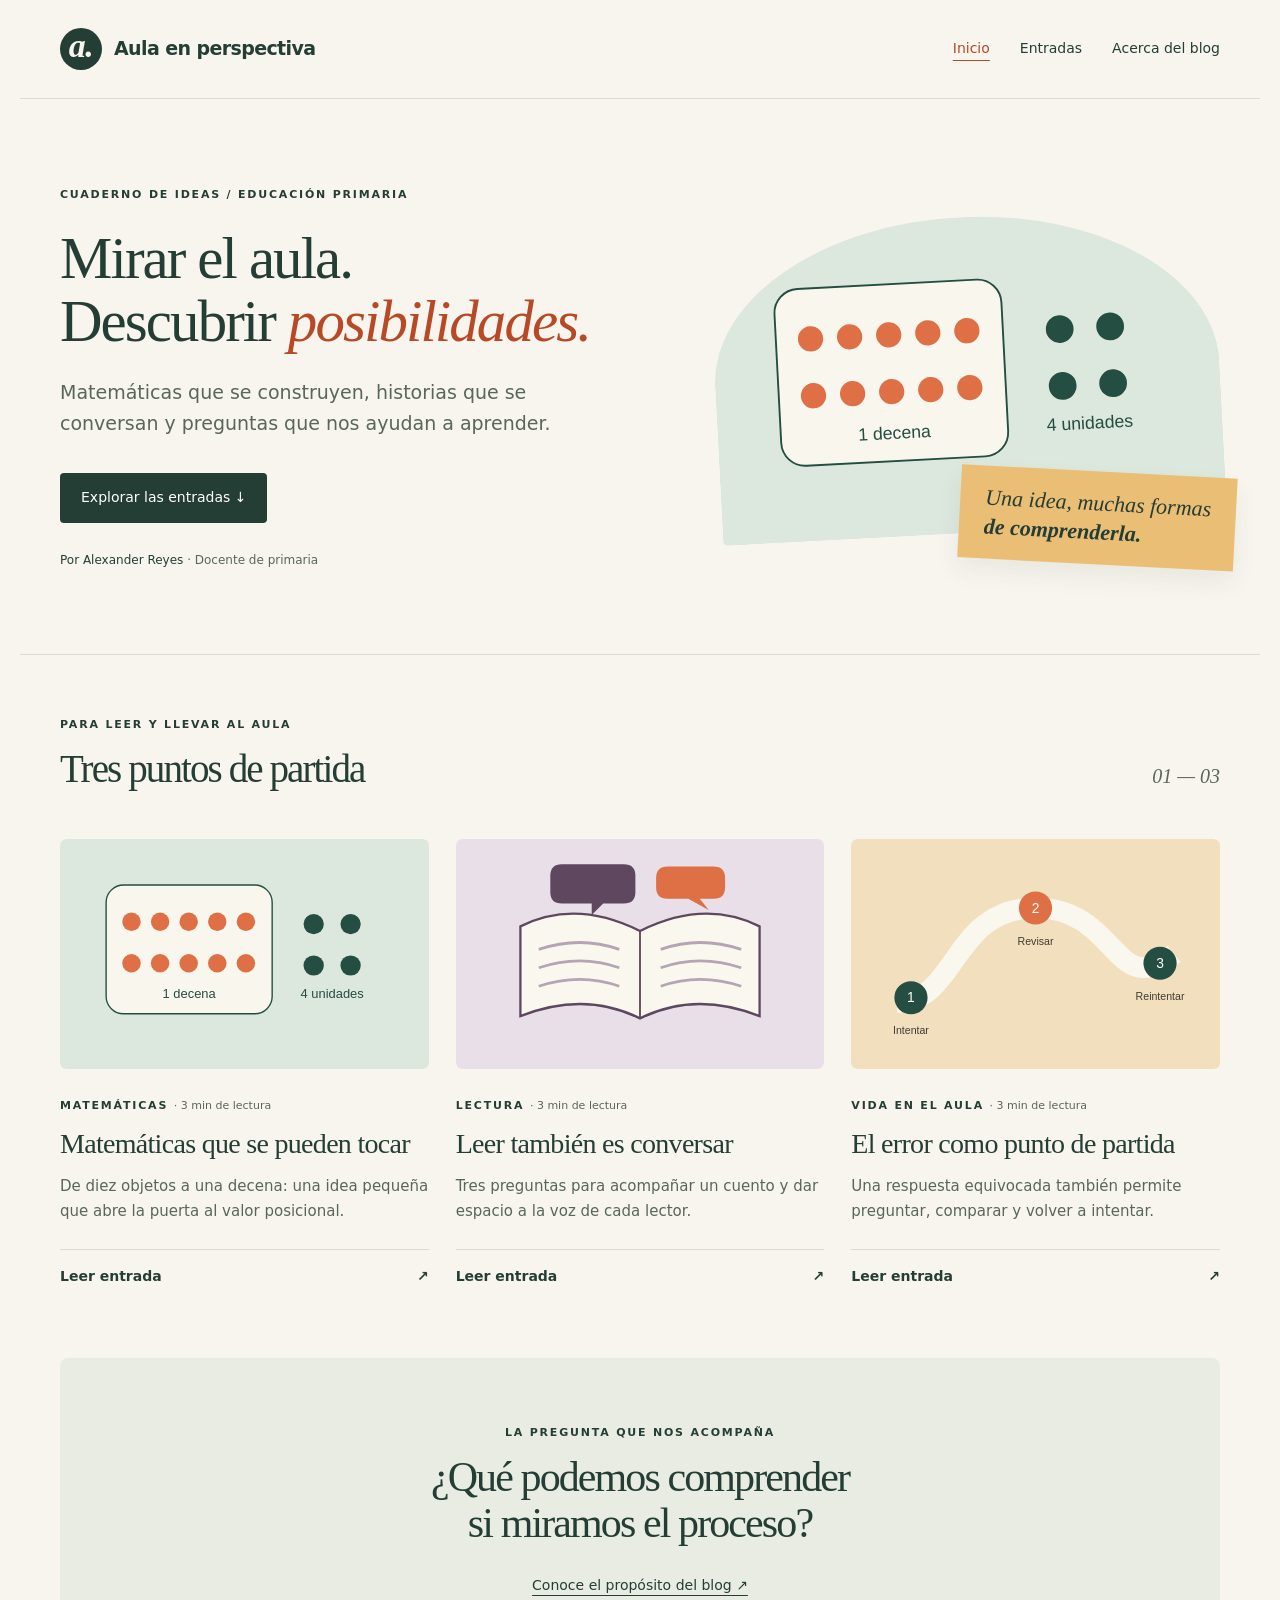
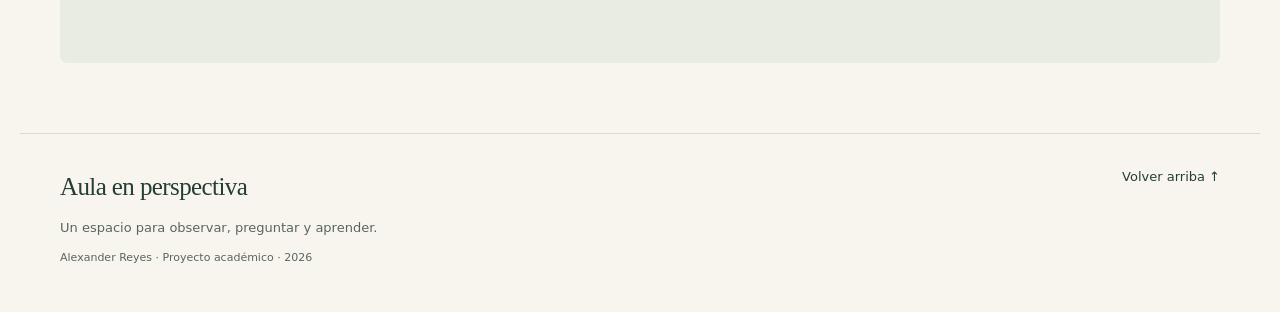
<file: index.html>
<!DOCTYPE html><html lang="es"><head><meta charset="utf-8"><meta name="viewport" content="width=device-width,initial-scale=1"><meta name="description" content="Ideas y actividades para explorar las matemáticas, la lectura y el aprendizaje en primaria."><title>Inicio | Aula en perspectiva</title><link rel="stylesheet" href="assets/estilos.css"></head><body><a class="skip" href="#contenido">Saltar al contenido</a><header><a class="brand" href="index.html"><span class="mark">a.</span>Aula en perspectiva</a><nav aria-label="Principal"><a aria-current="page" href="index.html">Inicio</a><a href="index.html#entradas">Entradas</a><a  href="acerca.html">Acerca del blog</a></nav></header><main id="contenido"><section class="hero"><div><p class="eyebrow">CUADERNO DE IDEAS / EDUCACIÓN PRIMARIA</p><h1>Mirar el aula.<br>Descubrir <em>posibilidades.</em></h1><p class="lead">Matemáticas que se construyen, historias que se conversan y preguntas que nos ayudan a aprender.</p><a class="button" href="#entradas">Explorar las entradas ↓</a><p class="signature">Por Alexander Reyes <span>· Docente de primaria</span></p></div><div class="hero-art"><img src="assets/decenas.svg" alt="Una decena y cuatro unidades representadas con círculos" width="800" height="500"><div class="note">Una idea, muchas formas<br><strong>de comprenderla.</strong></div></div></section><section id="entradas" class="entries"><div class="section-title"><div><p class="eyebrow">PARA LEER Y LLEVAR AL AULA</p><h2>Tres puntos de partida</h2></div><span>01 — 03</span></div><div class="grid"><article class="card"><a class="image-link" href="matematicas-que-se-pueden-tocar.html"><img src="assets/decenas.svg" alt="Diez círculos agrupados en una decena y cuatro unidades sueltas" width="800" height="500"></a><div class="card-copy"><p class="eyebrow">MATEMÁTICAS <span>· 3 min de lectura</span></p><h3><a href="matematicas-que-se-pueden-tocar.html">Matemáticas que se pueden tocar</a></h3><p>De diez objetos a una decena: una idea pequeña que abre la puerta al valor posicional.</p><a class="read" href="matematicas-que-se-pueden-tocar.html">Leer entrada <span aria-hidden="true">↗</span></a></div></article><article class="card"><a class="image-link" href="leer-es-conversar.html"><img src="assets/lectura.svg" alt="Ilustración de un libro abierto acompañado por dos bocadillos de conversación" width="800" height="500"></a><div class="card-copy"><p class="eyebrow">LECTURA <span>· 3 min de lectura</span></p><h3><a href="leer-es-conversar.html">Leer también es conversar</a></h3><p>Tres preguntas para acompañar un cuento y dar espacio a la voz de cada lector.</p><a class="read" href="leer-es-conversar.html">Leer entrada <span aria-hidden="true">↗</span></a></div></article><article class="card"><a class="image-link" href="aprender-del-error.html"><img src="assets/camino.svg" alt="Camino ilustrado con tres etapas: intentar, revisar y volver a intentar" width="800" height="500"></a><div class="card-copy"><p class="eyebrow">VIDA EN EL AULA <span>· 3 min de lectura</span></p><h3><a href="aprender-del-error.html">El error como punto de partida</a></h3><p>Una respuesta equivocada también permite preguntar, comparar y volver a intentar.</p><a class="read" href="aprender-del-error.html">Leer entrada <span aria-hidden="true">↗</span></a></div></article></div></section><section class="closing"><p class="eyebrow">LA PREGUNTA QUE NOS ACOMPAÑA</p><h2>¿Qué podemos comprender<br>si miramos el proceso?</h2><a href="acerca.html">Conoce el propósito del blog ↗</a></section></main><footer><a class="brand" href="index.html">Aula en perspectiva</a><p>Un espacio para observar, preguntar y aprender.</p><small>Alexander Reyes · Proyecto académico · 2026</small><a href="#contenido">Volver arriba ↑</a></footer></body></html>
</file>
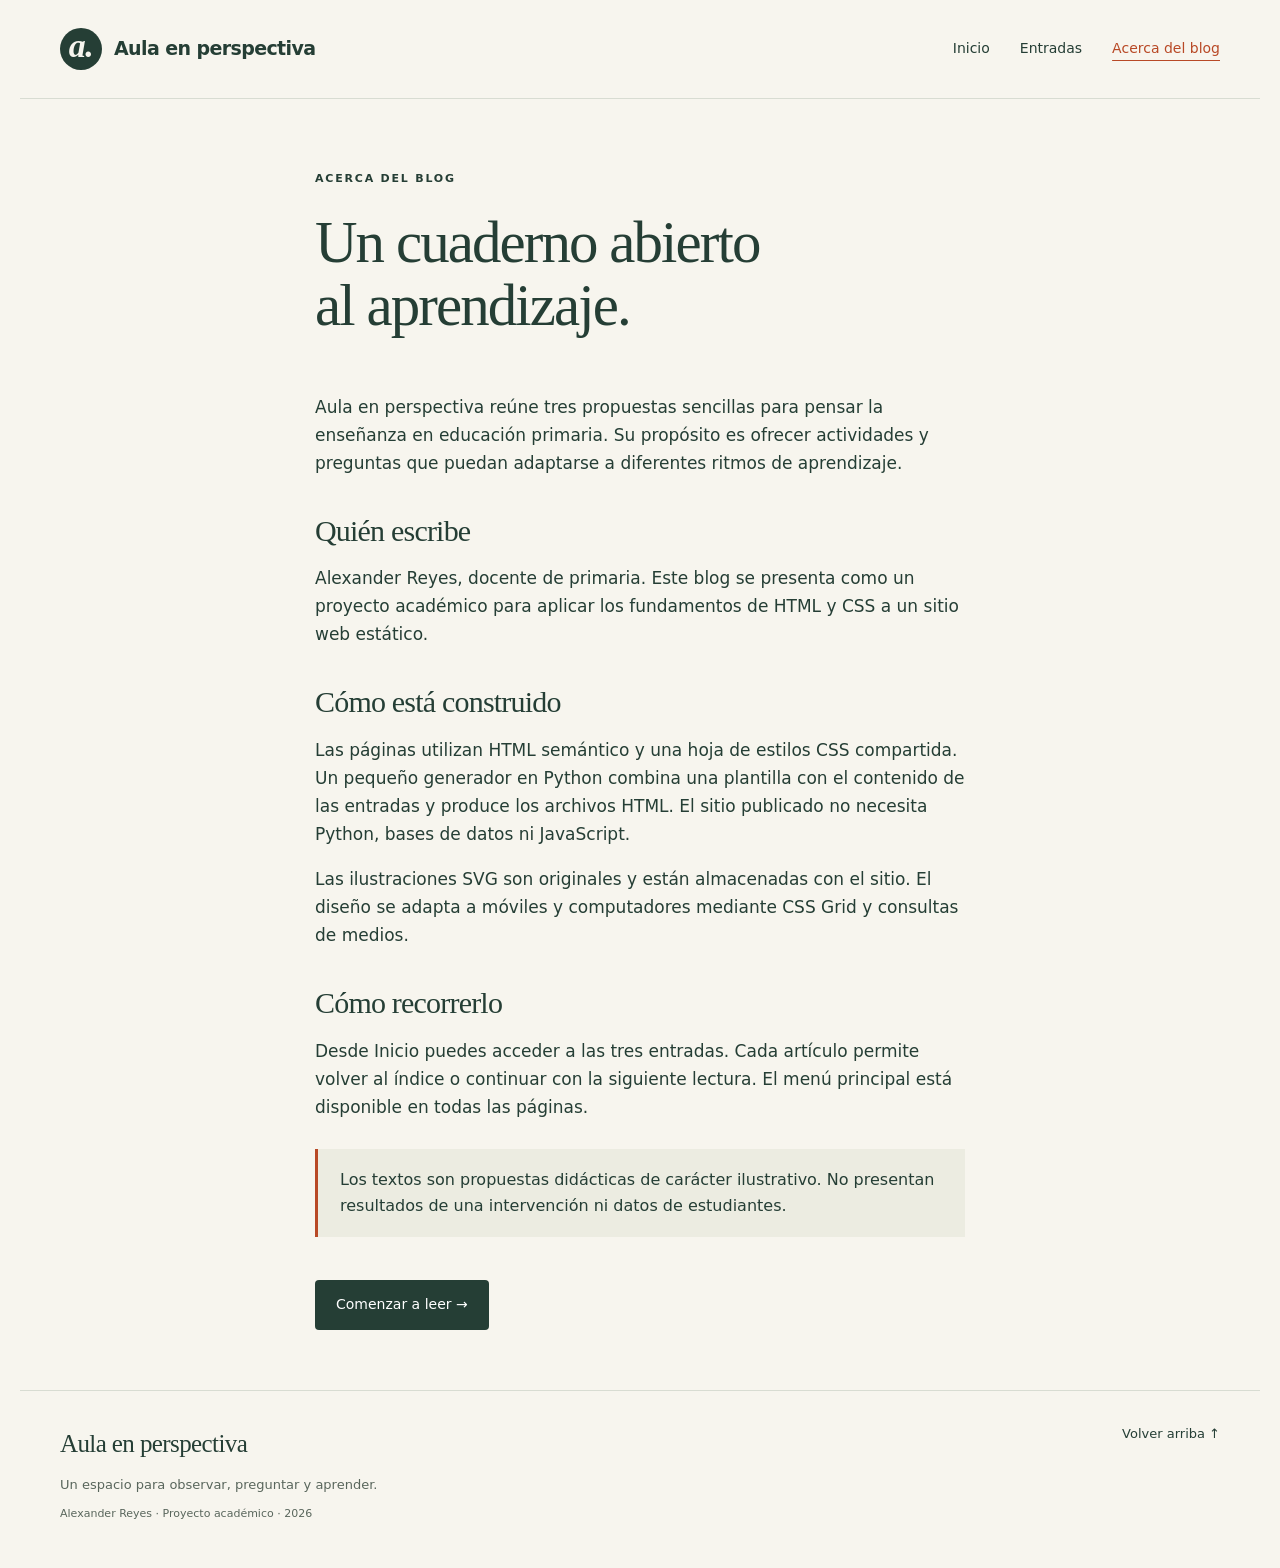
<file: acerca.html>
<!DOCTYPE html><html lang="es"><head><meta charset="utf-8"><meta name="viewport" content="width=device-width,initial-scale=1"><meta name="description" content="Ideas y actividades para explorar las matemáticas, la lectura y el aprendizaje en primaria."><title>Acerca del blog | Aula en perspectiva</title><link rel="stylesheet" href="assets/estilos.css"></head><body><a class="skip" href="#contenido">Saltar al contenido</a><header><a class="brand" href="index.html"><span class="mark">a.</span>Aula en perspectiva</a><nav aria-label="Principal"><a  href="index.html">Inicio</a><a href="index.html#entradas">Entradas</a><a aria-current="page" href="acerca.html">Acerca del blog</a></nav></header><main id="contenido"><section class="about"><p class="eyebrow">ACERCA DEL BLOG</p><h1>Un cuaderno abierto<br>al aprendizaje.</h1><div class="prose"><p>Aula en perspectiva reúne tres propuestas sencillas para pensar la enseñanza en educación primaria. Su propósito es ofrecer actividades y preguntas que puedan adaptarse a diferentes ritmos de aprendizaje.</p><h2>Quién escribe</h2><p>Alexander Reyes, docente de primaria. Este blog se presenta como un proyecto académico para aplicar los fundamentos de HTML y CSS a un sitio web estático.</p><h2>Cómo está construido</h2><p>Las páginas utilizan HTML semántico y una hoja de estilos CSS compartida. Un pequeño generador en Python combina una plantilla con el contenido de las entradas y produce los archivos HTML. El sitio publicado no necesita Python, bases de datos ni JavaScript.</p><p>Las ilustraciones SVG son originales y están almacenadas con el sitio. El diseño se adapta a móviles y computadores mediante CSS Grid y consultas de medios.</p><h2>Cómo recorrerlo</h2><p>Desde Inicio puedes acceder a las tres entradas. Cada artículo permite volver al índice o continuar con la siguiente lectura. El menú principal está disponible en todas las páginas.</p><aside>Los textos son propuestas didácticas de carácter ilustrativo. No presentan resultados de una intervención ni datos de estudiantes.</aside><a class="button" href="index.html#entradas">Comenzar a leer →</a></div></section></main><footer><a class="brand" href="index.html">Aula en perspectiva</a><p>Un espacio para observar, preguntar y aprender.</p><small>Alexander Reyes · Proyecto académico · 2026</small><a href="#contenido">Volver arriba ↑</a></footer></body></html>
</file>
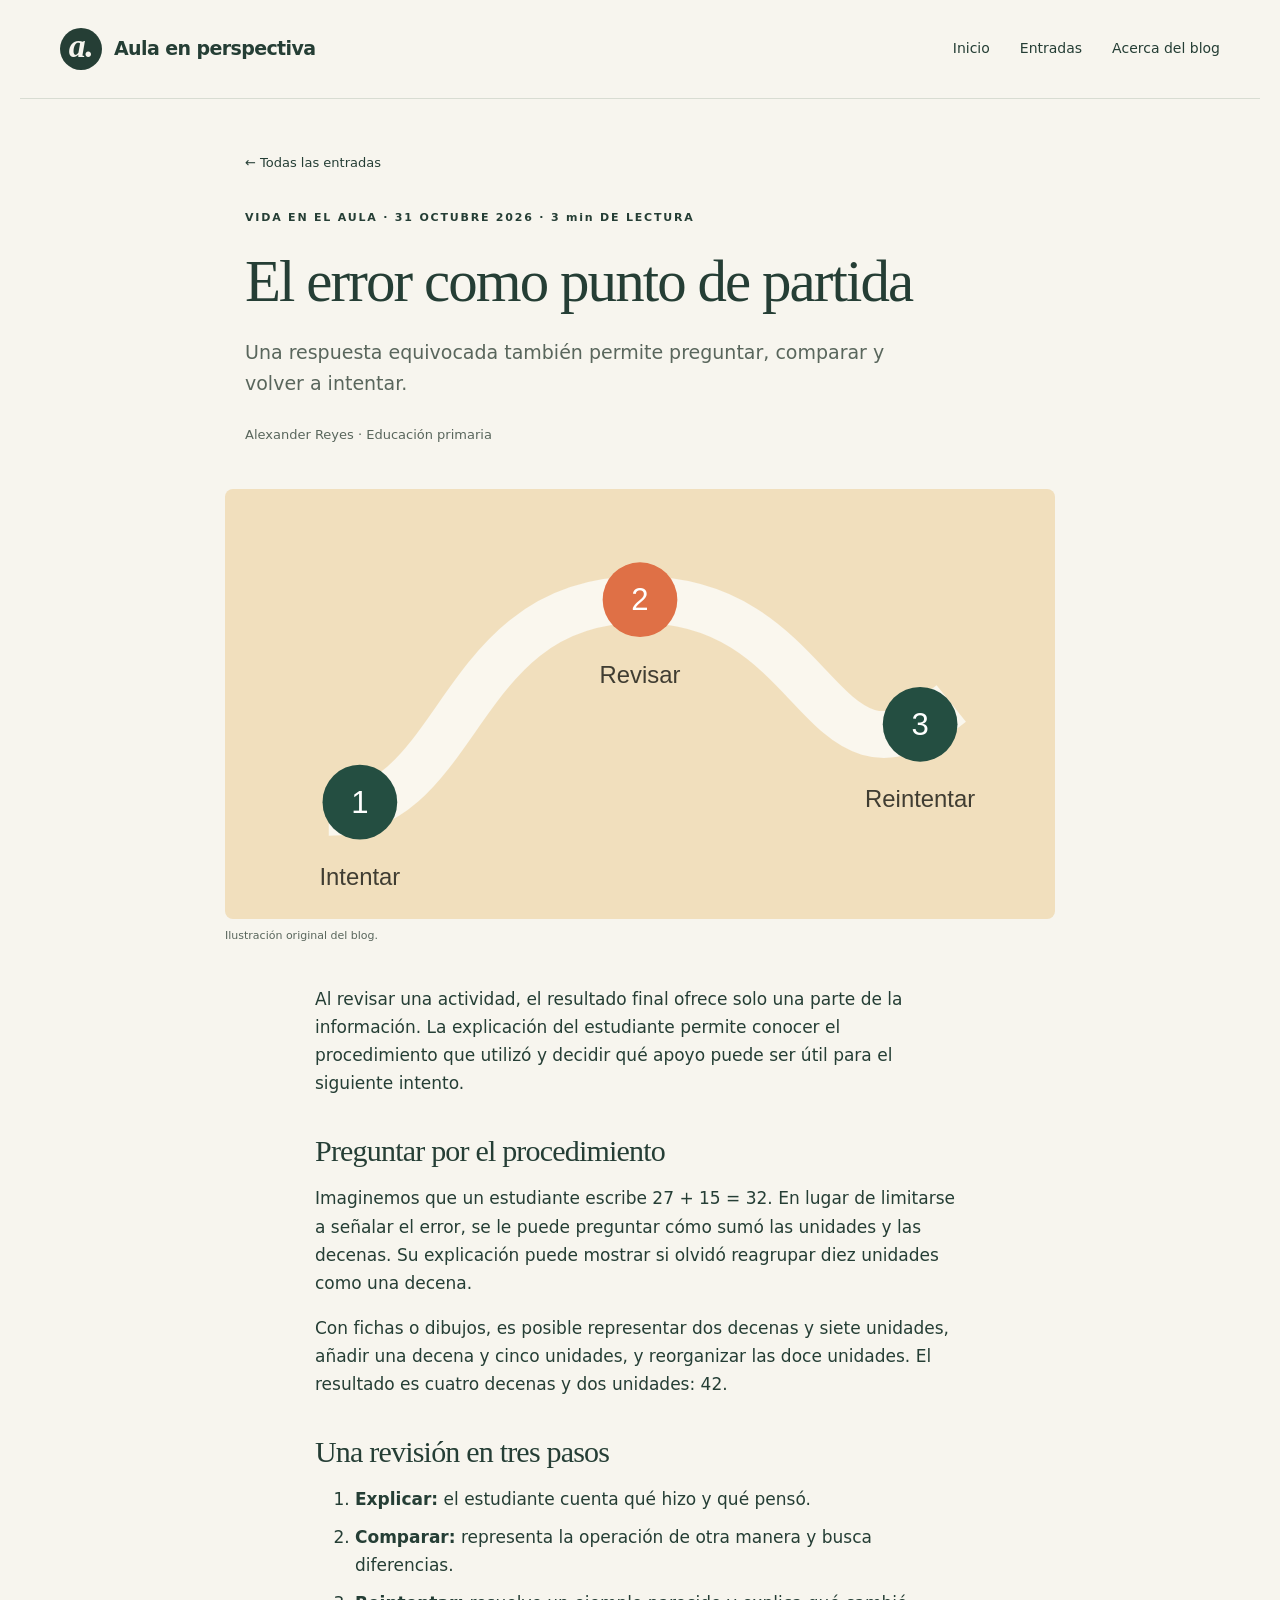
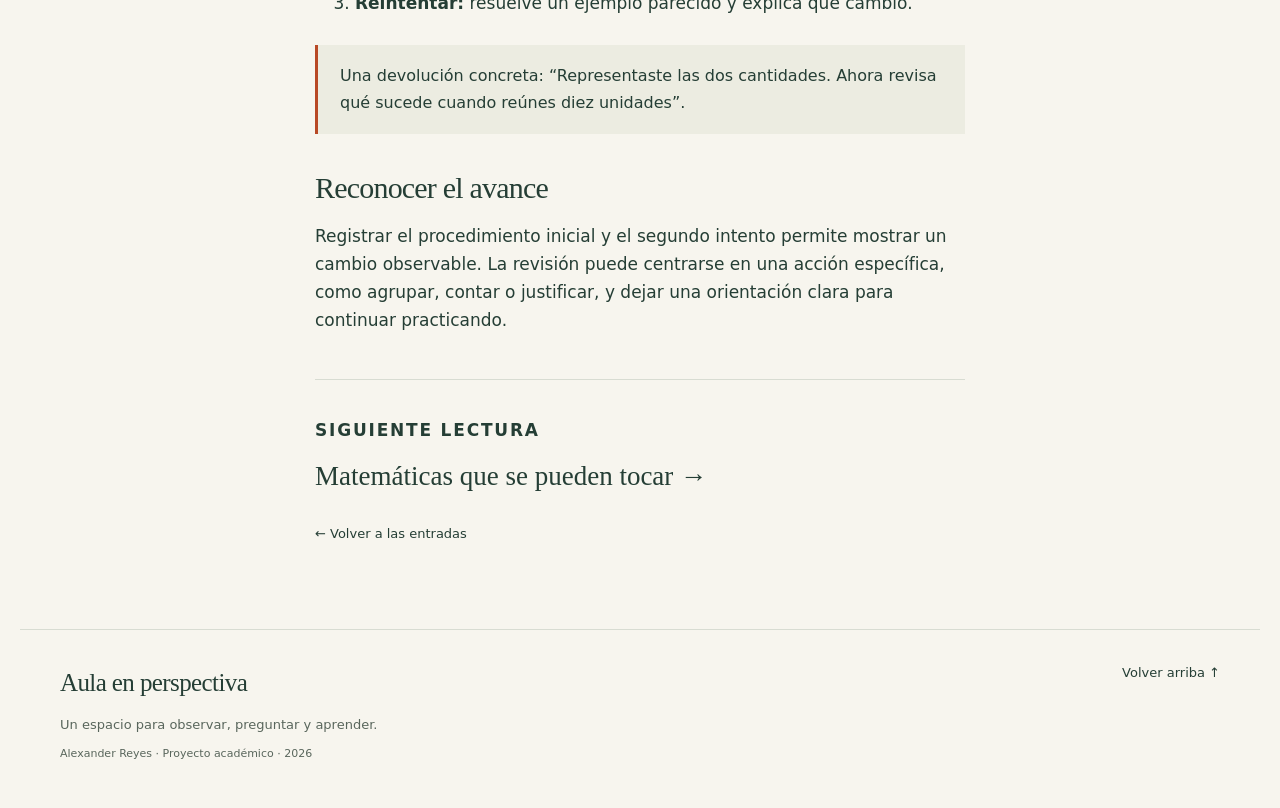
<file: aprender-del-error.html>
<!DOCTYPE html><html lang="es"><head><meta charset="utf-8"><meta name="viewport" content="width=device-width,initial-scale=1"><meta name="description" content="Ideas y actividades para explorar las matemáticas, la lectura y el aprendizaje en primaria."><title>El error como punto de partida | Aula en perspectiva</title><link rel="stylesheet" href="assets/estilos.css"></head><body><a class="skip" href="#contenido">Saltar al contenido</a><header><a class="brand" href="index.html"><span class="mark">a.</span>Aula en perspectiva</a><nav aria-label="Principal"><a  href="index.html">Inicio</a><a href="index.html#entradas">Entradas</a><a  href="acerca.html">Acerca del blog</a></nav></header><main id="contenido"><div class="article-head"><a class="back" href="index.html#entradas">← Todas las entradas</a><p class="eyebrow">VIDA EN EL AULA · 31 OCTUBRE 2026 · 3 min DE LECTURA</p><h1>El error como punto de partida</h1><p class="lead">Una respuesta equivocada también permite preguntar, comparar y volver a intentar.</p><p class="byline">Alexander Reyes · Educación primaria</p></div><figure class="article-image"><img src="assets/camino.svg" alt="Camino ilustrado con tres etapas: intentar, revisar y volver a intentar" width="800" height="500"><figcaption>Ilustración original del blog.</figcaption></figure><article class="prose"><p>Al revisar una actividad, el resultado final ofrece solo una parte de la información. La explicación del estudiante permite conocer el procedimiento que utilizó y decidir qué apoyo puede ser útil para el siguiente intento.</p><h2>Preguntar por el procedimiento</h2><p>Imaginemos que un estudiante escribe 27 + 15 = 32. En lugar de limitarse a señalar el error, se le puede preguntar cómo sumó las unidades y las decenas. Su explicación puede mostrar si olvidó reagrupar diez unidades como una decena.</p><p>Con fichas o dibujos, es posible representar dos decenas y siete unidades, añadir una decena y cinco unidades, y reorganizar las doce unidades. El resultado es cuatro decenas y dos unidades: 42.</p><h2>Una revisión en tres pasos</h2><ol><li><strong>Explicar:</strong> el estudiante cuenta qué hizo y qué pensó.</li><li><strong>Comparar:</strong> representa la operación de otra manera y busca diferencias.</li><li><strong>Reintentar:</strong> resuelve un ejemplo parecido y explica qué cambió.</li></ol><aside>Una devolución concreta: “Representaste las dos cantidades. Ahora revisa qué sucede cuando reúnes diez unidades”.</aside><h2>Reconocer el avance</h2><p>Registrar el procedimiento inicial y el segundo intento permite mostrar un cambio observable. La revisión puede centrarse en una acción específica, como agrupar, contar o justificar, y dejar una orientación clara para continuar practicando.</p><div class="next"><p class="eyebrow">SIGUIENTE LECTURA</p><a href="matematicas-que-se-pueden-tocar.html">Matemáticas que se pueden tocar →</a></div><a class="back" href="index.html#entradas">← Volver a las entradas</a></article></main><footer><a class="brand" href="index.html">Aula en perspectiva</a><p>Un espacio para observar, preguntar y aprender.</p><small>Alexander Reyes · Proyecto académico · 2026</small><a href="#contenido">Volver arriba ↑</a></footer></body></html>
</file>
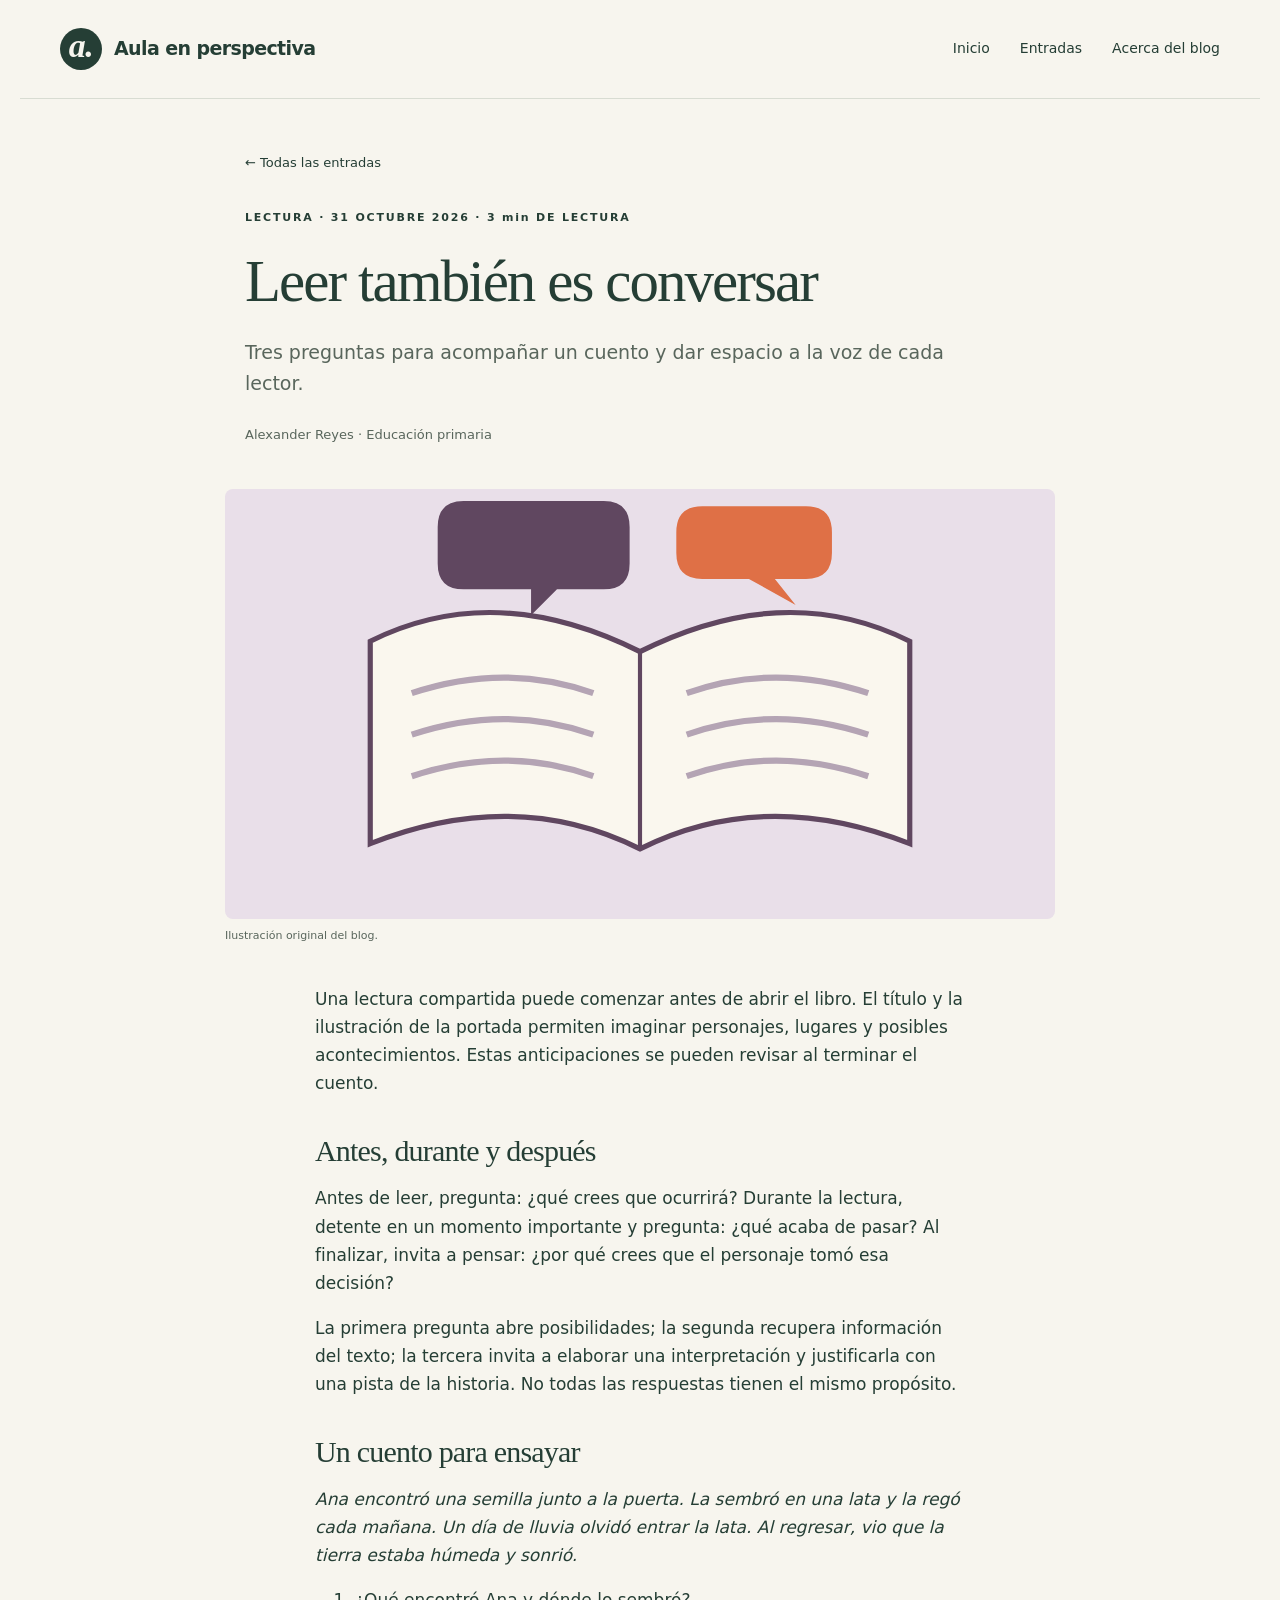
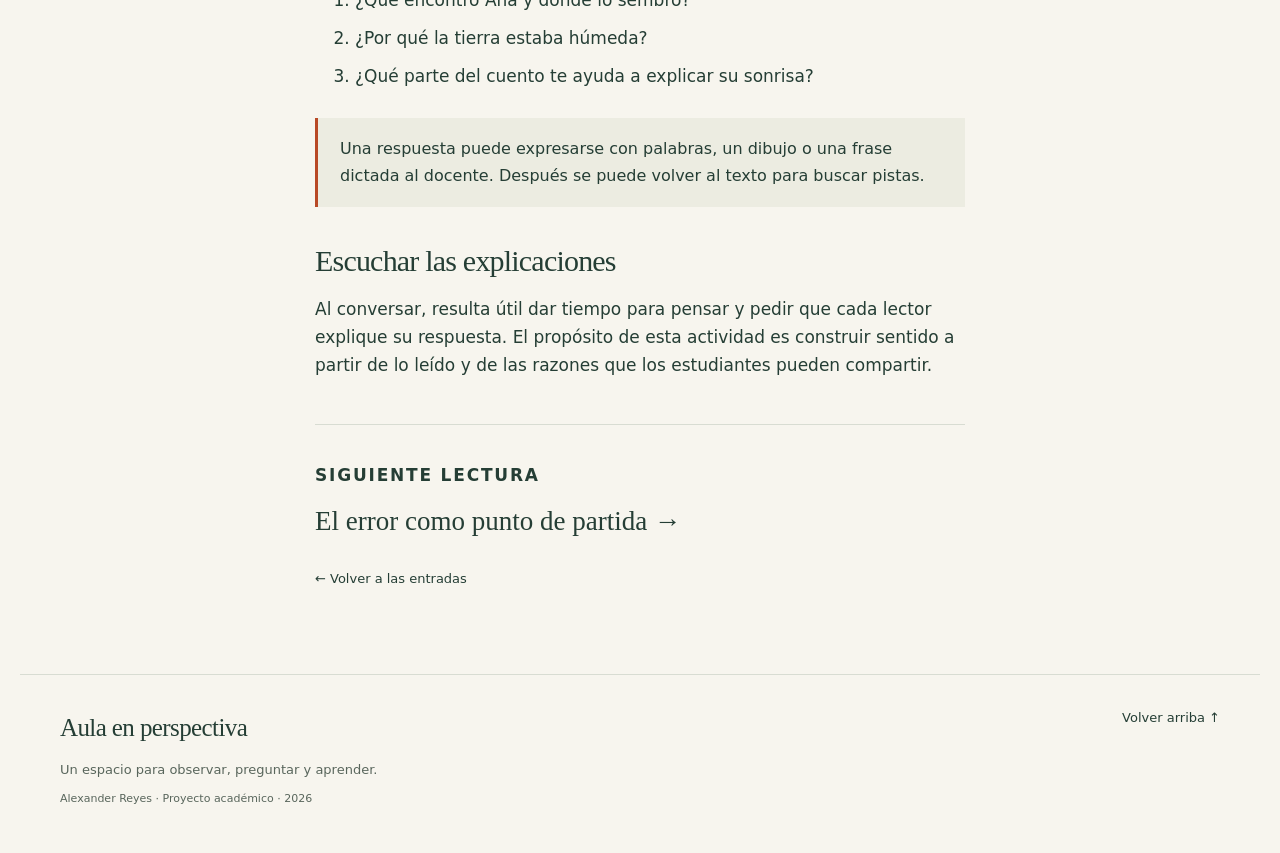
<file: leer-es-conversar.html>
<!DOCTYPE html><html lang="es"><head><meta charset="utf-8"><meta name="viewport" content="width=device-width,initial-scale=1"><meta name="description" content="Ideas y actividades para explorar las matemáticas, la lectura y el aprendizaje en primaria."><title>Leer también es conversar | Aula en perspectiva</title><link rel="stylesheet" href="assets/estilos.css"></head><body><a class="skip" href="#contenido">Saltar al contenido</a><header><a class="brand" href="index.html"><span class="mark">a.</span>Aula en perspectiva</a><nav aria-label="Principal"><a  href="index.html">Inicio</a><a href="index.html#entradas">Entradas</a><a  href="acerca.html">Acerca del blog</a></nav></header><main id="contenido"><div class="article-head"><a class="back" href="index.html#entradas">← Todas las entradas</a><p class="eyebrow">LECTURA · 31 OCTUBRE 2026 · 3 min DE LECTURA</p><h1>Leer también es conversar</h1><p class="lead">Tres preguntas para acompañar un cuento y dar espacio a la voz de cada lector.</p><p class="byline">Alexander Reyes · Educación primaria</p></div><figure class="article-image"><img src="assets/lectura.svg" alt="Ilustración de un libro abierto acompañado por dos bocadillos de conversación" width="800" height="500"><figcaption>Ilustración original del blog.</figcaption></figure><article class="prose"><p>Una lectura compartida puede comenzar antes de abrir el libro. El título y la ilustración de la portada permiten imaginar personajes, lugares y posibles acontecimientos. Estas anticipaciones se pueden revisar al terminar el cuento.</p><h2>Antes, durante y después</h2><p>Antes de leer, pregunta: ¿qué crees que ocurrirá? Durante la lectura, detente en un momento importante y pregunta: ¿qué acaba de pasar? Al finalizar, invita a pensar: ¿por qué crees que el personaje tomó esa decisión?</p><p>La primera pregunta abre posibilidades; la segunda recupera información del texto; la tercera invita a elaborar una interpretación y justificarla con una pista de la historia. No todas las respuestas tienen el mismo propósito.</p><h2>Un cuento para ensayar</h2><p><em>Ana encontró una semilla junto a la puerta. La sembró en una lata y la regó cada mañana. Un día de lluvia olvidó entrar la lata. Al regresar, vio que la tierra estaba húmeda y sonrió.</em></p><ol><li>¿Qué encontró Ana y dónde lo sembró?</li><li>¿Por qué la tierra estaba húmeda?</li><li>¿Qué parte del cuento te ayuda a explicar su sonrisa?</li></ol><aside>Una respuesta puede expresarse con palabras, un dibujo o una frase dictada al docente. Después se puede volver al texto para buscar pistas.</aside><h2>Escuchar las explicaciones</h2><p>Al conversar, resulta útil dar tiempo para pensar y pedir que cada lector explique su respuesta. El propósito de esta actividad es construir sentido a partir de lo leído y de las razones que los estudiantes pueden compartir.</p><div class="next"><p class="eyebrow">SIGUIENTE LECTURA</p><a href="aprender-del-error.html">El error como punto de partida →</a></div><a class="back" href="index.html#entradas">← Volver a las entradas</a></article></main><footer><a class="brand" href="index.html">Aula en perspectiva</a><p>Un espacio para observar, preguntar y aprender.</p><small>Alexander Reyes · Proyecto académico · 2026</small><a href="#contenido">Volver arriba ↑</a></footer></body></html>
</file>
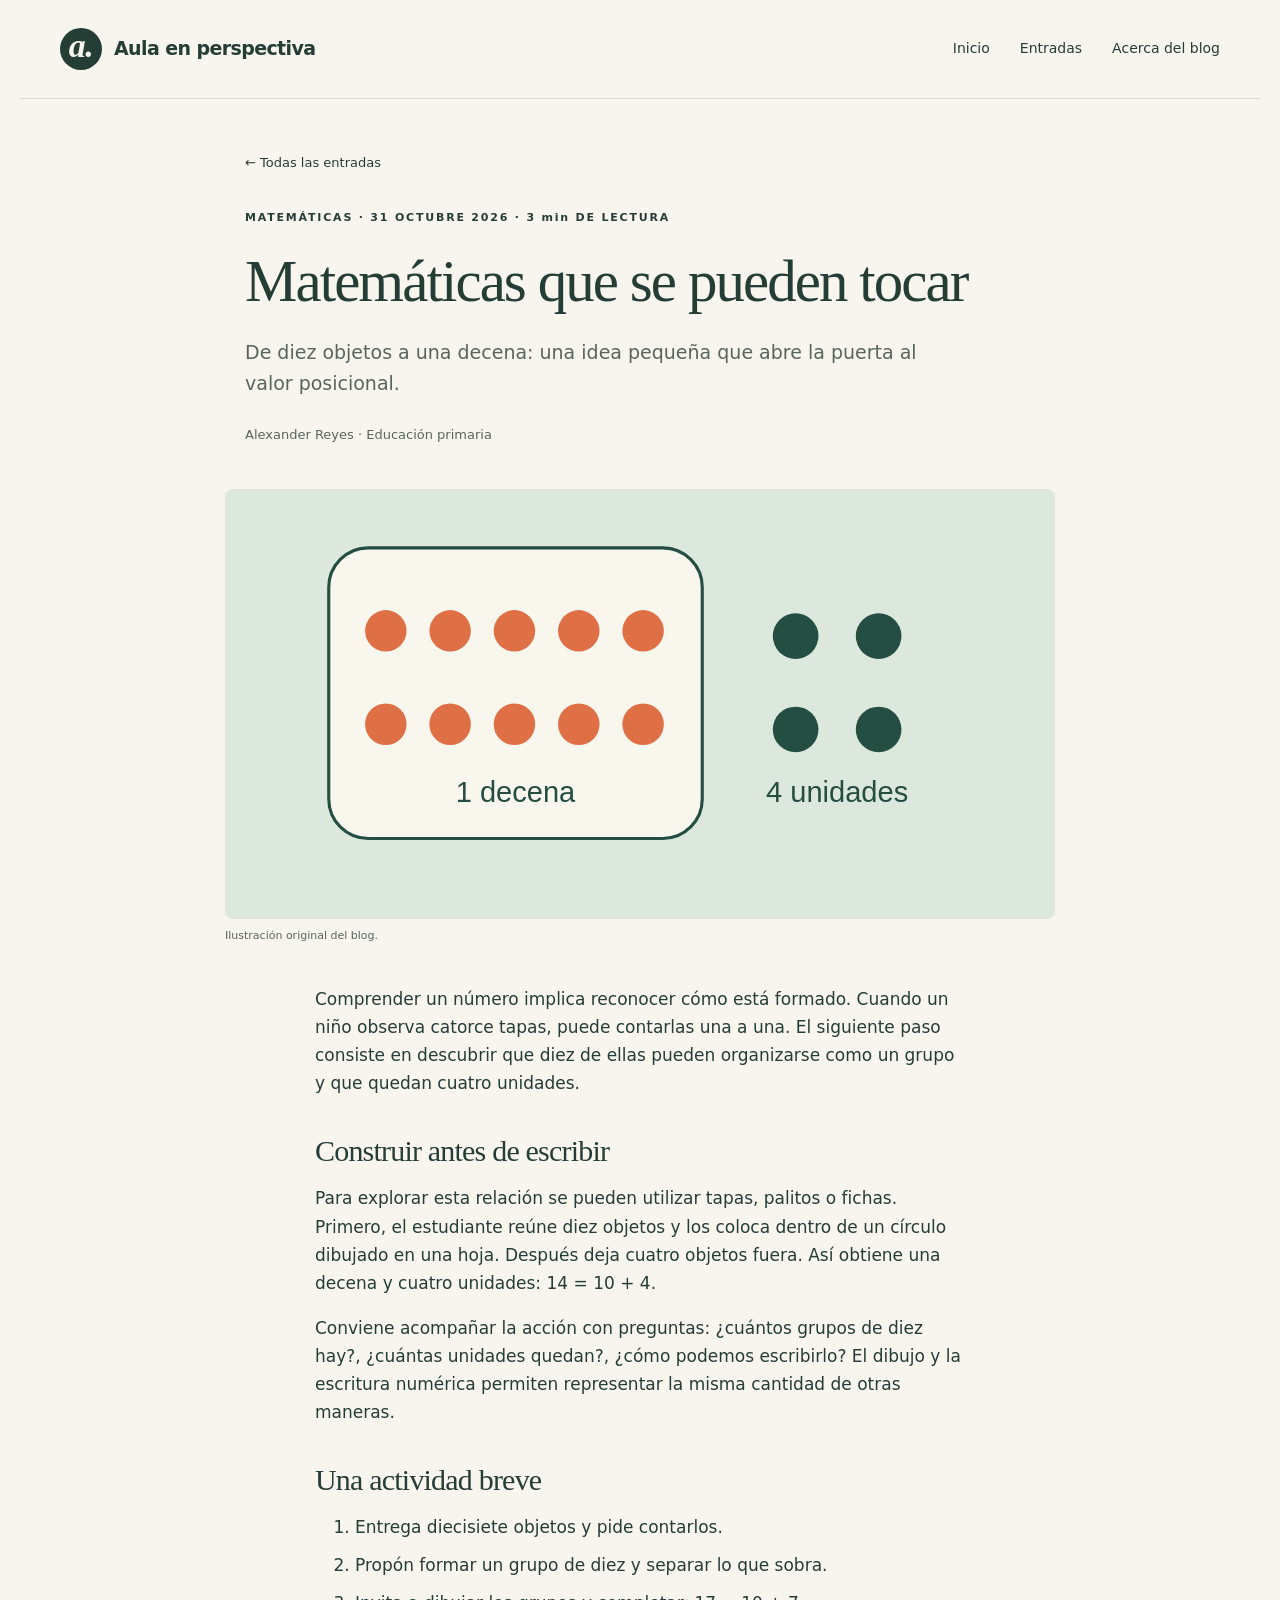
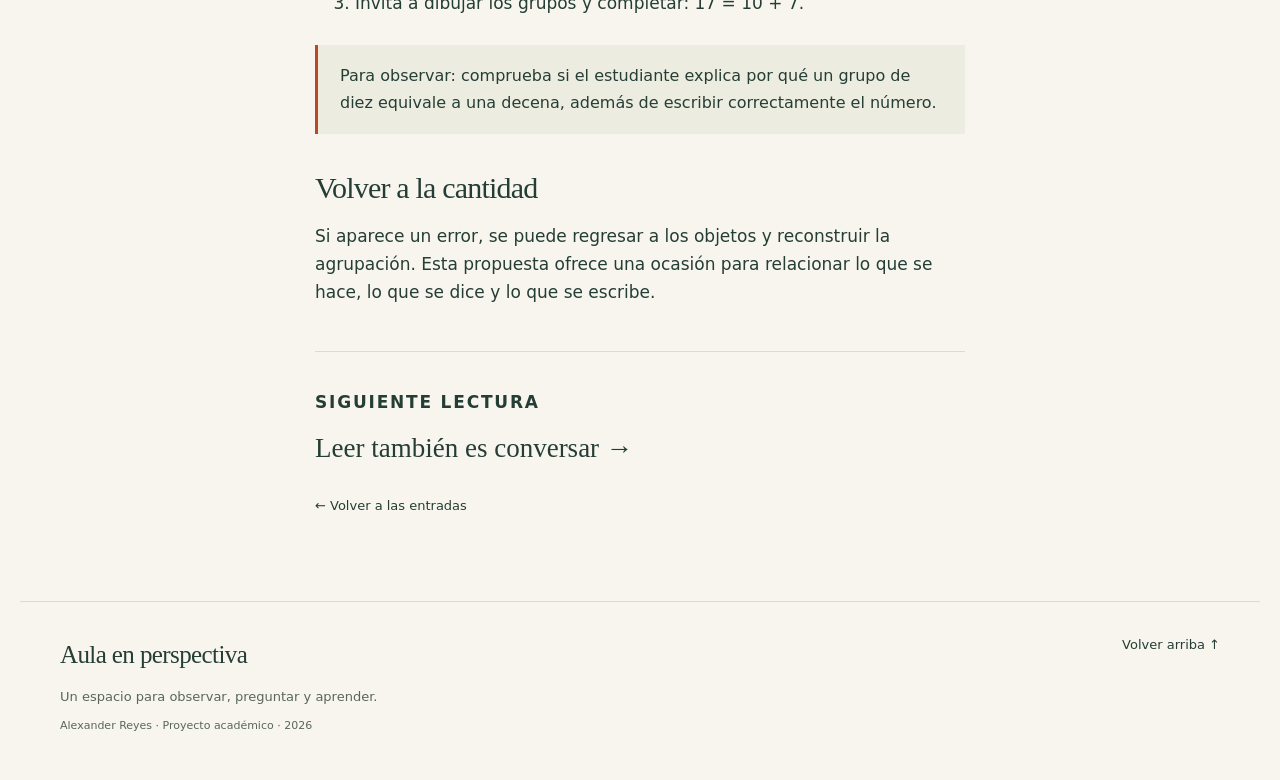
<file: matematicas-que-se-pueden-tocar.html>
<!DOCTYPE html><html lang="es"><head><meta charset="utf-8"><meta name="viewport" content="width=device-width,initial-scale=1"><meta name="description" content="Ideas y actividades para explorar las matemáticas, la lectura y el aprendizaje en primaria."><title>Matemáticas que se pueden tocar | Aula en perspectiva</title><link rel="stylesheet" href="assets/estilos.css"></head><body><a class="skip" href="#contenido">Saltar al contenido</a><header><a class="brand" href="index.html"><span class="mark">a.</span>Aula en perspectiva</a><nav aria-label="Principal"><a  href="index.html">Inicio</a><a href="index.html#entradas">Entradas</a><a  href="acerca.html">Acerca del blog</a></nav></header><main id="contenido"><div class="article-head"><a class="back" href="index.html#entradas">← Todas las entradas</a><p class="eyebrow">MATEMÁTICAS · 31 OCTUBRE 2026 · 3 min DE LECTURA</p><h1>Matemáticas que se pueden tocar</h1><p class="lead">De diez objetos a una decena: una idea pequeña que abre la puerta al valor posicional.</p><p class="byline">Alexander Reyes · Educación primaria</p></div><figure class="article-image"><img src="assets/decenas.svg" alt="Diez círculos agrupados en una decena y cuatro unidades sueltas" width="800" height="500"><figcaption>Ilustración original del blog.</figcaption></figure><article class="prose"><p>Comprender un número implica reconocer cómo está formado. Cuando un niño observa catorce tapas, puede contarlas una a una. El siguiente paso consiste en descubrir que diez de ellas pueden organizarse como un grupo y que quedan cuatro unidades.</p><h2>Construir antes de escribir</h2><p>Para explorar esta relación se pueden utilizar tapas, palitos o fichas. Primero, el estudiante reúne diez objetos y los coloca dentro de un círculo dibujado en una hoja. Después deja cuatro objetos fuera. Así obtiene una decena y cuatro unidades: 14 = 10 + 4.</p><p>Conviene acompañar la acción con preguntas: ¿cuántos grupos de diez hay?, ¿cuántas unidades quedan?, ¿cómo podemos escribirlo? El dibujo y la escritura numérica permiten representar la misma cantidad de otras maneras.</p><h2>Una actividad breve</h2><ol><li>Entrega diecisiete objetos y pide contarlos.</li><li>Propón formar un grupo de diez y separar lo que sobra.</li><li>Invita a dibujar los grupos y completar: 17 = 10 + 7.</li></ol><aside>Para observar: comprueba si el estudiante explica por qué un grupo de diez equivale a una decena, además de escribir correctamente el número.</aside><h2>Volver a la cantidad</h2><p>Si aparece un error, se puede regresar a los objetos y reconstruir la agrupación. Esta propuesta ofrece una ocasión para relacionar lo que se hace, lo que se dice y lo que se escribe.</p><div class="next"><p class="eyebrow">SIGUIENTE LECTURA</p><a href="leer-es-conversar.html">Leer también es conversar →</a></div><a class="back" href="index.html#entradas">← Volver a las entradas</a></article></main><footer><a class="brand" href="index.html">Aula en perspectiva</a><p>Un espacio para observar, preguntar y aprender.</p><small>Alexander Reyes · Proyecto académico · 2026</small><a href="#contenido">Volver arriba ↑</a></footer></body></html>
</file>
<file: assets/estilos.css>
/* Estilos compartidos: estructura, componentes y adaptación móvil. */
:root{--paper:#f7f5ee;--ink:#253e35;--orange:#b84926;--muted:#59665c;--line:#d8dcd2}*{box-sizing:border-box}html{scroll-behavior:smooth;scroll-padding-top:25px}body{margin:0;background:var(--paper);color:var(--ink);font:17px/1.65 system-ui,sans-serif}a{color:inherit;text-decoration:none}a:hover{text-decoration:underline;text-underline-offset:5px}a:focus-visible{outline:3px solid var(--orange);outline-offset:5px}header,main,footer{max-width:1240px;margin:auto}header{display:flex;justify-content:space-between;align-items:center;padding:28px 40px;border-bottom:1px solid var(--line);gap:25px}.brand{display:flex;align-items:center;gap:12px;font-weight:750;font-size:19px;letter-spacing:-.6px}.mark{background:var(--ink);color:var(--paper);border-radius:50%;width:42px;height:42px;text-align:center;font:italic bold 34px Georgia;line-height:36px}nav{display:flex;gap:30px;font-size:14px}nav [aria-current]{color:var(--orange);text-decoration:underline;text-underline-offset:7px}.hero{padding:76px 40px 72px;display:grid;grid-template-columns:1.2fr 1fr;align-items:center;gap:48px}.eyebrow{font-size:11px;font-weight:750;letter-spacing:1.8px;line-height:1.6}.eyebrow span{font-weight:400;letter-spacing:0;color:var(--muted)}h1,h2,h3{font-family:Georgia,serif;font-weight:400;line-height:1.08;letter-spacing:-1.9px}h1{font-size:clamp(40px,4.6vw,64px);margin:23px 0}h1 em{color:var(--orange);font-weight:400}h2{font-size:39px;margin:14px 0 24px}h3{font-size:28px;letter-spacing:-.7px;margin:14px 0}.lead{color:var(--muted);font-size:19px;max-width:530px;line-height:1.65}.button{display:inline-block;background:var(--ink);color:white;padding:13px 21px;border-radius:4px;font-size:14px;margin-top:15px}.signature{font-size:12px;margin-top:28px}.signature span{color:var(--muted)}.hero-art{position:relative;transform:rotate(-3deg);padding:30px 0}.hero-art img{width:100%;height:auto;border-radius:50% 50% 5px 5px}.note{position:absolute;bottom:0;right:-8px;background:#ebbe76;padding:18px 25px;font:italic 22px/1.3 Georgia;box-shadow:0 12px 24px #253e3512;transform:rotate(6deg)}.entries{padding:50px 40px 70px;border-top:1px solid var(--line)}.section-title{display:flex;justify-content:space-between;align-items:end;margin-bottom:25px}.section-title>span{font:italic 20px Georgia;margin-bottom:26px;color:var(--muted)}.grid{display:grid;grid-template-columns:repeat(3,1fr);gap:27px}.card{display:flex;flex-direction:column}.card img{width:100%;height:auto;display:block;border-radius:6px;transition:transform .25s}.image-link{overflow:hidden;border-radius:6px}.image-link:hover img{transform:scale(1.035)}.card-copy{padding-top:17px}.card-copy>p:not(.eyebrow){font-size:15px;color:var(--muted)}.read{display:flex;justify-content:space-between;border-top:1px solid var(--line);padding-top:15px;margin-top:25px;font-size:14px;font-weight:600}.closing{text-align:center;padding:55px 20px 65px;background:#e8ece3;margin:0 40px 70px;border-radius:8px}.closing h2{font-size:42px}.closing a{font-size:14px;text-decoration:underline;text-underline-offset:5px}footer{border-top:1px solid var(--line);padding:32px 40px 45px;display:grid;grid-template-columns:1fr auto;gap:5px}footer .brand{font-family:Georgia,serif;font-weight:400;font-size:25px}footer p{grid-row:2;font-size:13px;color:var(--muted);margin:5px 0}footer small{grid-column:1;font-size:11px;color:var(--muted)}footer>a:last-child{grid-column:2;grid-row:1;font-size:13px}.article-head{max-width:860px;margin:auto;padding:48px 35px 30px}.back{font-size:13px;display:inline-block;margin-bottom:25px}.article-head h1{max-width:780px}.article-head .lead{max-width:700px}.byline{font-size:13px;color:var(--muted);margin-top:25px}.article-image{max-width:900px;margin:0 auto 40px;padding:0 35px}.article-image img{display:block;width:100%;height:auto;max-height:430px;object-fit:cover;border-radius:8px}.article-image figcaption{font-size:11px;color:var(--muted);margin-top:8px}.prose{max-width:720px;margin:0 auto;padding:0 35px 60px}.prose h2{font-size:30px;letter-spacing:-.8px;margin:38px 0 15px}.prose p,.prose li{font-size:17px}.prose li{margin-bottom:10px}.prose aside{border-left:3px solid var(--orange);padding:18px 22px;background:#ecece1;margin:28px 0;font-size:16px}.next{border-top:1px solid var(--line);margin:45px 0 25px;padding-top:20px}.next>a{font:27px Georgia}.about{padding:60px 40px}.about>h1,.about>.eyebrow{max-width:650px;margin-left:auto;margin-right:auto}.about .prose{padding:15px 0 0;max-width:650px}.skip{position:absolute;top:-100px;left:10px;background:var(--ink);color:white;padding:10px;z-index:10}.skip:focus{top:10px}@media(max-width:760px){header{padding:20px;flex-direction:column;align-items:flex-start;gap:18px}nav{gap:24px;flex-wrap:wrap}.hero{grid-template-columns:1fr;padding:36px 22px 45px;gap:15px}.hero-art{max-width:450px;margin:auto;width:90%}h1{font-size:46px}.entries{padding:35px 22px}.grid{grid-template-columns:1fr;gap:38px}.card{max-width:540px;margin:auto}.section-title>span{display:none}h2{font-size:34px}.closing{margin:20px 22px 40px}.closing h2{font-size:33px}footer{padding:25px 22px;display:block}footer>a:last-child{display:block;margin-top:18px}.article-head{padding:35px 22px 20px}.article-image{padding:0 22px}.prose{padding:0 22px 40px}.about{padding:35px 22px}.article-head h1,.about h1{font-size:42px}}@media(prefers-reduced-motion:reduce){html{scroll-behavior:auto}.card img{transition:none}}
</file>
